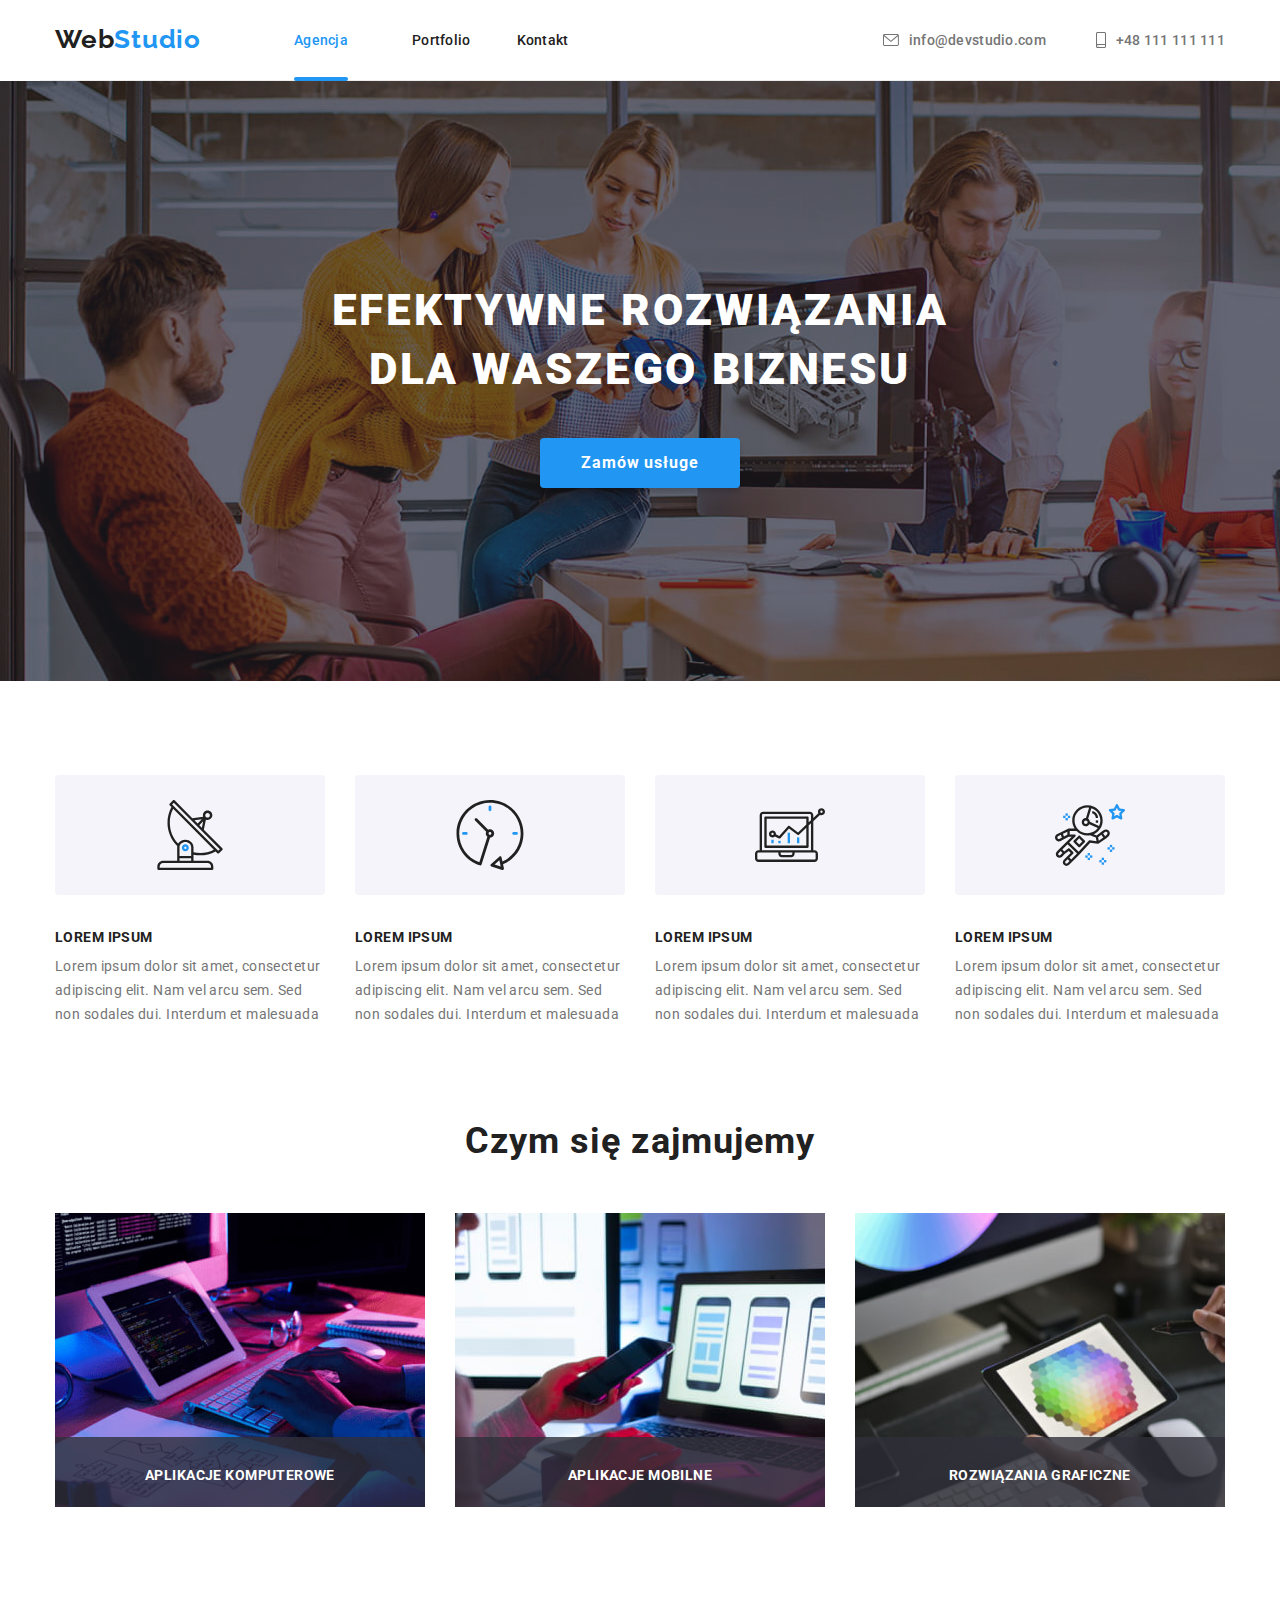
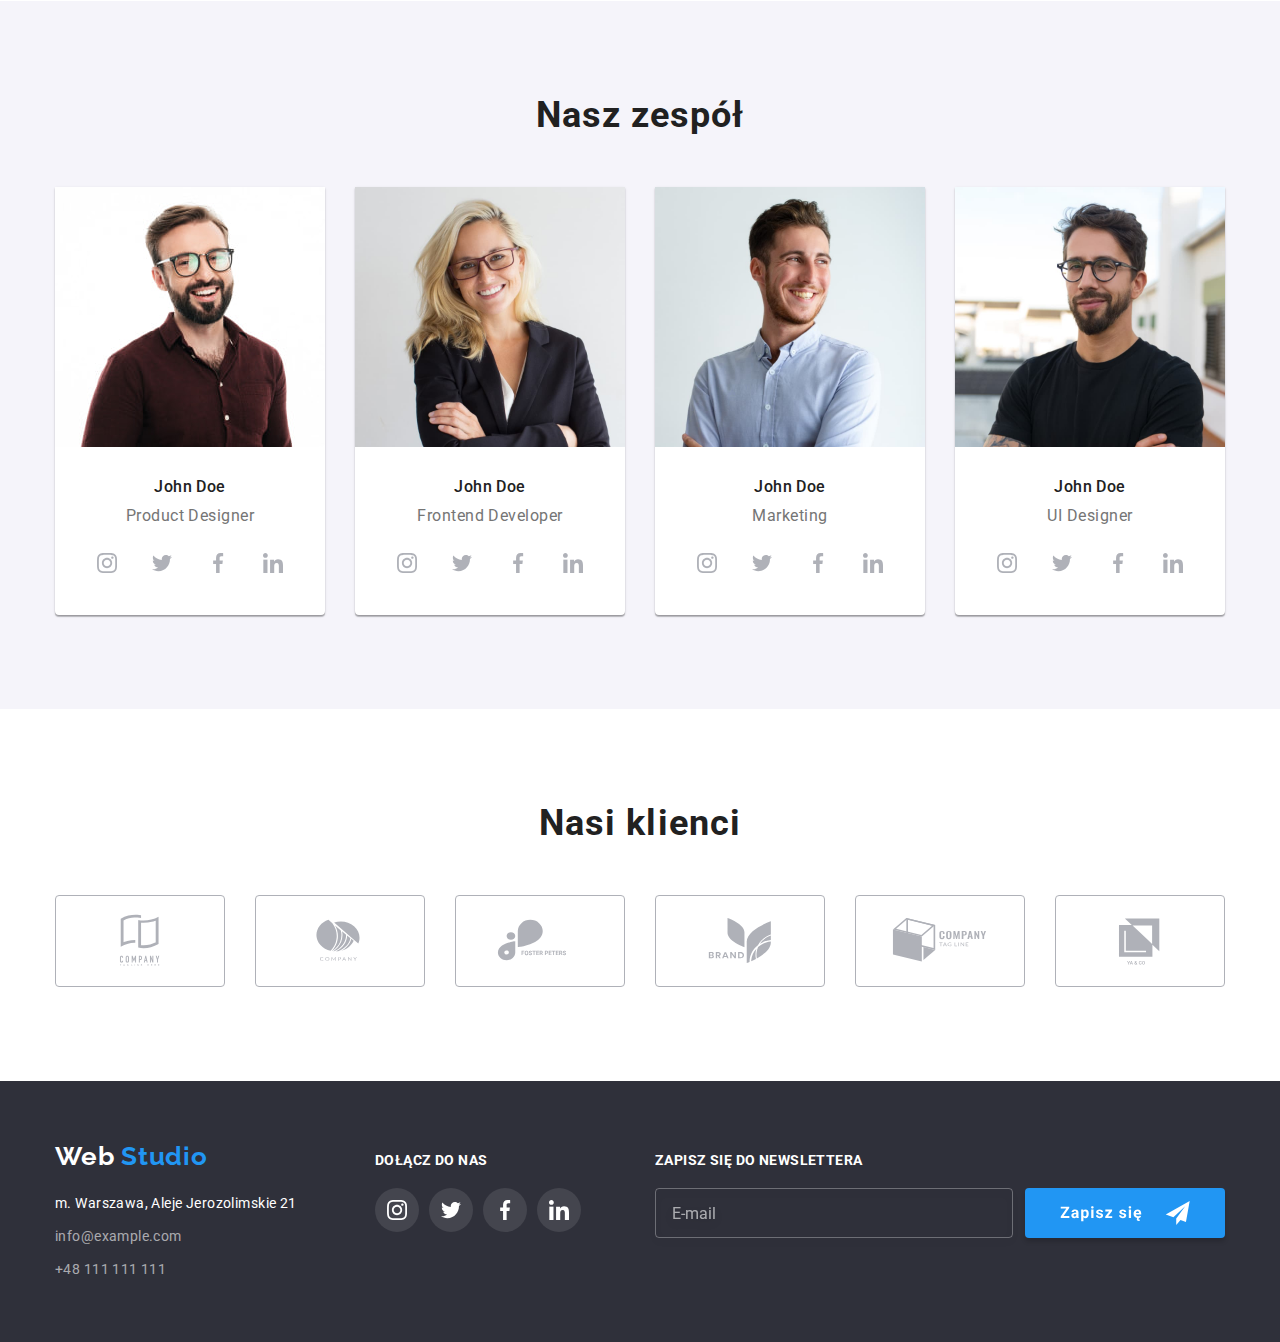
<file: index.html>
<!DOCTYPE html>
<html lang="pl">
<head>
    <meta charset="UTF-8">
    <meta http-equiv="X-UA-Compatible" content="IE=edge">
    <meta name="viewport" content="width=device-width, initial-scale=1.0">
    <title>WebStudio</title>
    <link rel="stylesheet" href="modern-normalize.css">
    <link rel="stylesheet" href="./css/main.min.css" />
    <link rel="preconnect" href="https://fonts.gstatic.com">
    <link href="https://fonts.googleapis.com/css2?family=Raleway:wght@700&family=Roboto:wght@400;500;700;900&display=swap"
    rel="stylesheet">
</head>
<body>
     <!---MENU NAVIGATION-->
    <header class="header">  
        <section class="container">  
            <nav class="navigation">
                <a class="link logo" href="index.html">Web<span class="logo--accent">Studio</span>
                </a>
                <ul class="menu">
                    <li class="menu__item">
                        <a class="link menu__link current" href="Agencja">Agencja</a>
                    </li>
                    <li class="menu__item">
                        <a class="link menu__link" href="portfolio.html">Portfolio</a>
                    </li>
                    <li class="menu__item">
                        <a class="link menu__link" href="Kontakt">Kontakt</a>
                    </li>
                </ul>
            </nav>
            <ul class="contacts">
                <li class="contacts__item">
                    <a class="link contacts__link" href="mailto:info@devstudio.com">
                        <svg class="contacts__icon" width="16" height="12">
                            <use href="./images/icons.svg#icon-envelope"></use>
                        </svg>
                        info@devstudio.com
                    </a>
                </li>
                <li class="contacts__item">
                    <a class="link contacts__link" href="tel:48111111111">
                        <svg class="contacts__icon" width="10" height="16">
                            <use href="./images/icons.svg#icon-smartphone"></use>
                        </svg>
                        +48 111 111 111
                    </a>
                </li>
            </ul>
        </section>
    </header>
    <!-- END MENU NAVIGATION -->
    <main>
        <!-- HERO  -->
        <section class="hero section">
            <div class="container">
                <h1 class="hero__title">EFEKTYWNE ROZWIĄZANIA DLA WASZEGO BIZNESU</h1>
                <button class="btn hero-btn" type="button" data-modal-open>Zamów usługe</button>          
            </div>
        </section>
         <!-- END HERO  -->
        <!-- STRENGTHS -->
        <section class="strengths section">
            <div class="container">
              <ul class="article">
                <li class="article__item">
                  <svg class="article__icon">
                    <use href="./images/icons.svg#icon-antenna"></use>
                  </svg>
                  <h3 class="article__title">LOREM IPSUM</h3>
                  <p class="article__text">
                    Lorem ipsum dolor sit amet, consectetur adipiscing elit. Nam vel
                    arcu sem. Sed non sodales dui. Interdum et malesuada
                  </p>
                </li>
                <li class="article__item">
                  <svg class="article__icon">
                    <use href="./images/icons.svg#icon-clock"></use>
                  </svg>
                  <h3 class="article__title">LOREM IPSUM</h3>
                  <p class="article__text">
                    Lorem ipsum dolor sit amet, consectetur adipiscing elit. Nam vel
                    arcu sem. Sed non sodales dui. Interdum et malesuada
                  </p>
                </li>
                <li class="article__item">
                  <svg class="article__icon">
                    <use href="./images/icons.svg#icon-diagram"></use>
                  </svg>
                  <h3 class="article__title">LOREM IPSUM</h3>
                  <p class="article__text">
                    Lorem ipsum dolor sit amet, consectetur adipiscing elit. Nam vel
                    arcu sem. Sed non sodales dui. Interdum et malesuada
                  </p>
                </li>
                <li class="article__item">
                  <svg class="article__icon">
                    <use href="./images/icons.svg#icon-astronaut"></use>
                  </svg>
                  <h3 class="article__title">LOREM IPSUM</h3>
                  <p class="article__text">
                    Lorem ipsum dolor sit amet, consectetur adipiscing elit. Nam vel
                    arcu sem. Sed non sodales dui. Interdum et malesuada
                  </p>
                </li>
              </ul>
            </div>
          </section> 
        <!-- END STRENGTHS -->

        <!-- ACTIVITIES -->
      <section class="activities section">                
        <div class="container">
          <h2 class="section-title">Czym się zajmujemy</h2>
          <ul class="offer">
            <li class="offer__item">
              <img
                class="offer__photo"
                src="./images/activities1.jpg"
                alt="podpowiadamy rozwiązania"
                width="370"
                height="294"
              />
              <div class="offer__title-wrapper">
               <h3 class="offer__title">Aplikacje komputerowe</h3>  
              </div>
            </li>
            <li class="offer__item">
              <img
                class="offer__photo"
                src="./images/activities2.jpg"
                alt="dbamy o responsywność"
                width="370"
                height="294"
              />
              <div class="offer__title-wrapper">
               <h3 class="offer__title">Aplikacje mobilne</h3>  
              </div>
            </li>
            <li class="offer__item">
              <img
                class="offer__photo"
                src="./images/activities3.jpg"
                alt="dobieramy szatę graficzną"
                width="370"
                height="294"
              />
              <div class="offer__title-wrapper">
               <h3 class="offer__title">Rozwiązania graficzne</h3>  
              </div>
            </li>
          </ul>
        </div>
      </section>
      <!-- END ACTIVITIES -->
        <!-- OUR-TEAM -->
        <section class="our-team section">
            <div class="container">
                <h2 class="section-title">Nasz zespół</h2>
                <ul class="team list">
                    <li class="team__item">
                        <img
                          class="team__photo"
                          src="./images/ourteam1.jpg"
                          alt="John Doe - Product Designer"
                          width="270"
                          height="260"/>
                        <h4 class="team__name">John Doe</h4>
                        <p class="team__position">Product Designer</p>

                        <ul class="social team__social">
                            <li class="social__item">
                            <a class="social__link" href="#">
                                <svg class="social__icon">
                                <use href="./images/icons.svg#icon-instagram"></use>
                                </svg>
                            </a>
                            </li>
                            <li class="social__item">
                            <a class="social__link" href="#">
                                <svg class="social__icon">
                                <use href="./images/icons.svg#icon-twitter"></use>
                                </svg>
                            </a>
                            </li>
                            <li class="social__item">
                            <a class="social__link" href="#">
                                <svg class="social__icon">
                                <use href="./images/icons.svg#icon-facebook"></use>
                                </svg>
                            </a>
                            </li>
                            <li class="social__item">
                            <a class="social__link" href="#">
                                <svg class="social__icon">
                                <use href="./images/icons.svg#icon-linkedin"></use>
                                </svg>
                            </a>
                            </li>
                        </ul>
                    </li>
                    <li class="team__item">
                        <img
                        class="team__photo"
                        src="./images/ourteam2.jpg"
                        alt="John Doe - Frontend Developer"
                        width="270"
                        height="260"
                        />
                        <h4 class="team__name">John Doe</h4>
                        <p class="team__position">Frontend Developer</p>
                        
                        <ul class="social team__social">
                            <li class="social__item">
                            <a class="social__link" href="#">
                                <svg class="social__icon">
                                <use href="./images/icons.svg#icon-instagram"></use>
                                </svg>
                            </a>
                            </li>
                            <li class="social__item">
                            <a class="social__link" href="#">
                                <svg class="social__icon">
                                <use href="./images/icons.svg#icon-twitter"></use>
                                </svg>
                            </a>
                            </li>
                            <li class="social__item">
                            <a class="social__link" href="#">
                                <svg class="social__icon">
                                <use href="./images/icons.svg#icon-facebook"></use>
                                </svg>
                            </a>
                            </li>
                            <li class="social__item">
                            <a class="social__link" href="#">
                                <svg class="social__icon">
                                <use href="./images/icons.svg#icon-linkedin"></use>
                                </svg>
                            </a>
                            </li>
                        </ul>
                    </li>
                    <li class="team__item">
                        <img
                        class="team__photo"
                        src="./images/ourteam3.jpg"
                        alt="John Doe - Marketing"
                        width="270"
                        height="260"
                        />
                        <h4 class="team__name">John Doe</h4>
                        <p class="team__position">Marketing</p>
                        
                        <ul class="social team__social">
                            <li class="social__item">
                            <a class="social__link" href="#">
                                <svg class="social__icon">
                                <use href="./images/icons.svg#icon-instagram"></use>
                                </svg>
                            </a>
                            </li>
                            <li class="social__item">
                            <a class="social__link" href="#">
                                <svg class="social__icon">
                                <use href="./images/icons.svg#icon-twitter"></use>
                                </svg>
                            </a>
                            </li>
                            <li class="social__item">
                            <a class="social__link" href="#">
                                <svg class="social__icon">
                                <use href="./images/icons.svg#icon-facebook"></use>
                                </svg>
                            </a>
                            </li>
                            <li class="social__item">
                            <a class="social__link" href="#">
                                <svg class="social__icon">
                                <use href="./images/icons.svg#icon-linkedin"></use>
                                </svg>
                            </a>
                            </li>
                        </ul>   
                    </li>
                    <li class="team__item">
                        <img
                        class="team__photo"
                        src="./images/ourteam4.jpg"
                        alt="John Doe - UI Designer"
                        width="270"
                        height="260"/>
                        <h4 class="team__name">John Doe</h4>
                        <p class="team__position">UI Designer</p>
                  
                        <ul class="social team__social">
                            <li class="social__item">
                            <a class="social__link" href="#">
                                <svg class="social__icon">
                                <use href="./images/icons.svg#icon-instagram"></use>
                                </svg>
                            </a>
                            </li>
                            <li class="social__item">
                            <a class="social__link" href="#">
                                <svg class="social__icon">
                                <use href="./images/icons.svg#icon-twitter"></use>
                                </svg>
                            </a>
                            </li>
                            <li class="social__item">
                            <a class="social__link" href="#">
                                <svg class="social__icon">
                                <use href="./images/icons.svg#icon-facebook"></use>
                                </svg>
                            </a>
                            </li>
                            <li class="social__item">
                            <a class="social__link" href="#">
                                <svg class="social__icon">
                                <use href="./images/icons.svg#icon-linkedin"></use>
                                </svg>
                            </a>
                            </li>
                        </ul>   
                    </li>
                </ul>
            </div>
        </section>  
        <!--END OUR-TEAM -->
        <!--OUR-CLIENTS -->
        <section class="our-clients section">
            <div class="container">
                <h2 class="section-title">Nasi klienci</h2>
                <ul class="client">
                    <li class="client__item">
                      <a href="" class="client__link">
                        <svg class="client__icon">
                          <use href="./images/icons.svg#icon-Logo-1"></use>
                        </svg>
                      </a>
                    </li>
                    <li class="client__item">
                      <a href="" class="client__link">
                        <svg class="client__icon">
                          <use href="./images/icons.svg#icon-Logo-2"></use>
                        </svg>
                      </a>
                    </li>
                    <li class="client__item">
                      <a href="" class="client__link">
                        <svg class="client__icon">
                          <use href="./images/icons.svg#icon-Logo-3"></use>
                        </svg>
                      </a>
                    </li>
                    <li class="client__item">
                      <a href="" class="client__link">
                        <svg class="client__icon">
                          <use href="./images/icons.svg#icon-Logo-4"></use>
                        </svg>
                      </a>
                    </li>
                    <li class="client__item">
                      <a href="" class="client__link">
                        <svg class="client__icon">
                          <use href="./images/icons.svg#icon-Logo-5"></use>
                        </svg>
                      </a>
                    </li>
                    <li class="client__item">
                      <a href="" class="client__link">
                        <svg class="client__icon">
                          <use href="./images/icons.svg#icon-Logo"></use>
                        </svg>
                      </a>
                    </li>
                  </ul> 
            </div>
        </section>
    </main>
    <footer class="footer">
        <div class="container">
            <div class="footer__nav">
                <a class="link logo logo--white" href="#">Web
                    <span class="logo--accent">Studio</span>
                </a>
                <address class="our-address">
                    <ul class="address">
                      <li class="address__item">
                        <a
                          class="link address__link address__link--white"
                          target="_blank"
                          href="https://goo.gl/maps/rPz5dUSjKDYNv8CF8"
                        >
                          m. Warszawa, Aleje Jerozolimskie 21
                        </a>
                      </li>
                      <li class="address__item">
                        <a class="link address__link" href="mailto:info@example.com">
                          info@example.com
                        </a>
                      </li>
                      <li class="address__item">
                        <a class="link address__link" href="tel:+48111111111">
                          +48 111 111 111
                        </a>
                      </li>
                    </ul>
                  </address>
            </div>
                    <!-- join-us -->
            <div class="join-us">
                <h5 class="join-us__title">Dołącz do nas</h5>
                <ul class="social join-us__social">
                    <li class="social__item join-us__item">
                      <a class="social__link join-us__link" href="#">
                        <svg class="social__icon">
                          <use href="./images/icons.svg#icon-instagram"></use>
                        </svg>
                      </a>
                    </li>
                     <li class="social__item join-us__item">
                      <a class="social__link join-us__link" href="#">
                        <svg class="social__icon">
                          <use href="./images/icons.svg#icon-twitter"></use>
                        </svg>
                      </a>
                    </li>
                     <li class="social__item join-us__item">
                      <a class="social__link join-us__link" href="#">
                        <svg class="social__icon">
                          <use href="./images/icons.svg#icon-facebook"></use>
                        </svg>
                      </a>
                    </li>
                     <li class="social__item join-us__item">
                      <a class="social__link join-us__link" href="#">
                        <svg class="social__icon">
                          <use href="./images/icons.svg#icon-linkedin"></use>
                        </svg>
                      </a>
                    </li>
                  </ul>
            </div> 
              <!-- END join-us -->
            <!-- newsletter -->
            <div class="newsletter">
                <form class="newsletter__form">
                <label class="newsletter__label">
                    Zapisz się do newslettera
                <div class="newsletter__wrapper">
                    <input id="newsletter__email" class="newsletter__email" type="email" name="email" placeholder="E-mail" />
                </label>
                    <button class="btn newsletter__btn" type="submit">
                    <svg  class="newsletter__icon" width="130" height="30">
                        <use href="./images/icons.svg#icon-send-with-text"></use>            
                    </svg>
                    </button>
                </div>
                </form>
            </div>
            <!-- END newsletter -->
        </div>
    </footer>
    <!-- Backdrop  -->
    <div class="backdrop is-hidden" data-modal>
        <div class="modal">
            <button class="btn-close" type="button" data-modal-close>
                <svg class="btn-close__vector">
                    <use href="./images/icons.svg#icon-vector"></use>
                </svg>
            </button>
        <p class="modal-title">Zostaw swoje dane w formularzu poniżej</p>
          <!-- form -->    
        <form class="form" method="post">
          <label class="form__label">               
            Imie               
            <input class="form__input" name="name" minlength="3" required /> 
            <svg class="form__icon">
             <use href="./images/icons.svg#person"></use>            
            </svg>                  
          </label>
          <label class="form__label">
            Telefon             
            <input class="form__input" type="tel" name="tel" minlength="7" required />
            <svg class="form__icon">
             <use href="./images/icons.svg#phone"></use>            
            </svg>
          </label>
          <label class="form__label">
            Email
            <input class="form__input" type="email" name="email" required />
            <svg class="form__icon">
             <use href="./images/icons.svg#email"></use>            
            </svg> 
          </label>
          <label class="form__label">
            Komentarz
            <textarea class="form__comment" name="comment" placeholder="Wprowadź tekst"></textarea>
          </label>
          <div class="form__checkbox-wrapper">          
            <label class="form__label">
              <input class="form__checkbox visually-hidden" type="checkbox" required />
              <span class="form__declaration">Oświadczam iż akceptuję <a class="link--blue" href="#">Regulamin</a> i <a class="link--blue" href="#">Politykę Prywatności</a>.</span>
            </label>
          </div>
          <button class="btn btn--active form__btn" type="submit">Wyślij</button>
        </form>
        <!-- END form -->
        </div>
    </div>
    <script src="./js/modal.js"></script>
</body>
</html>
</file>
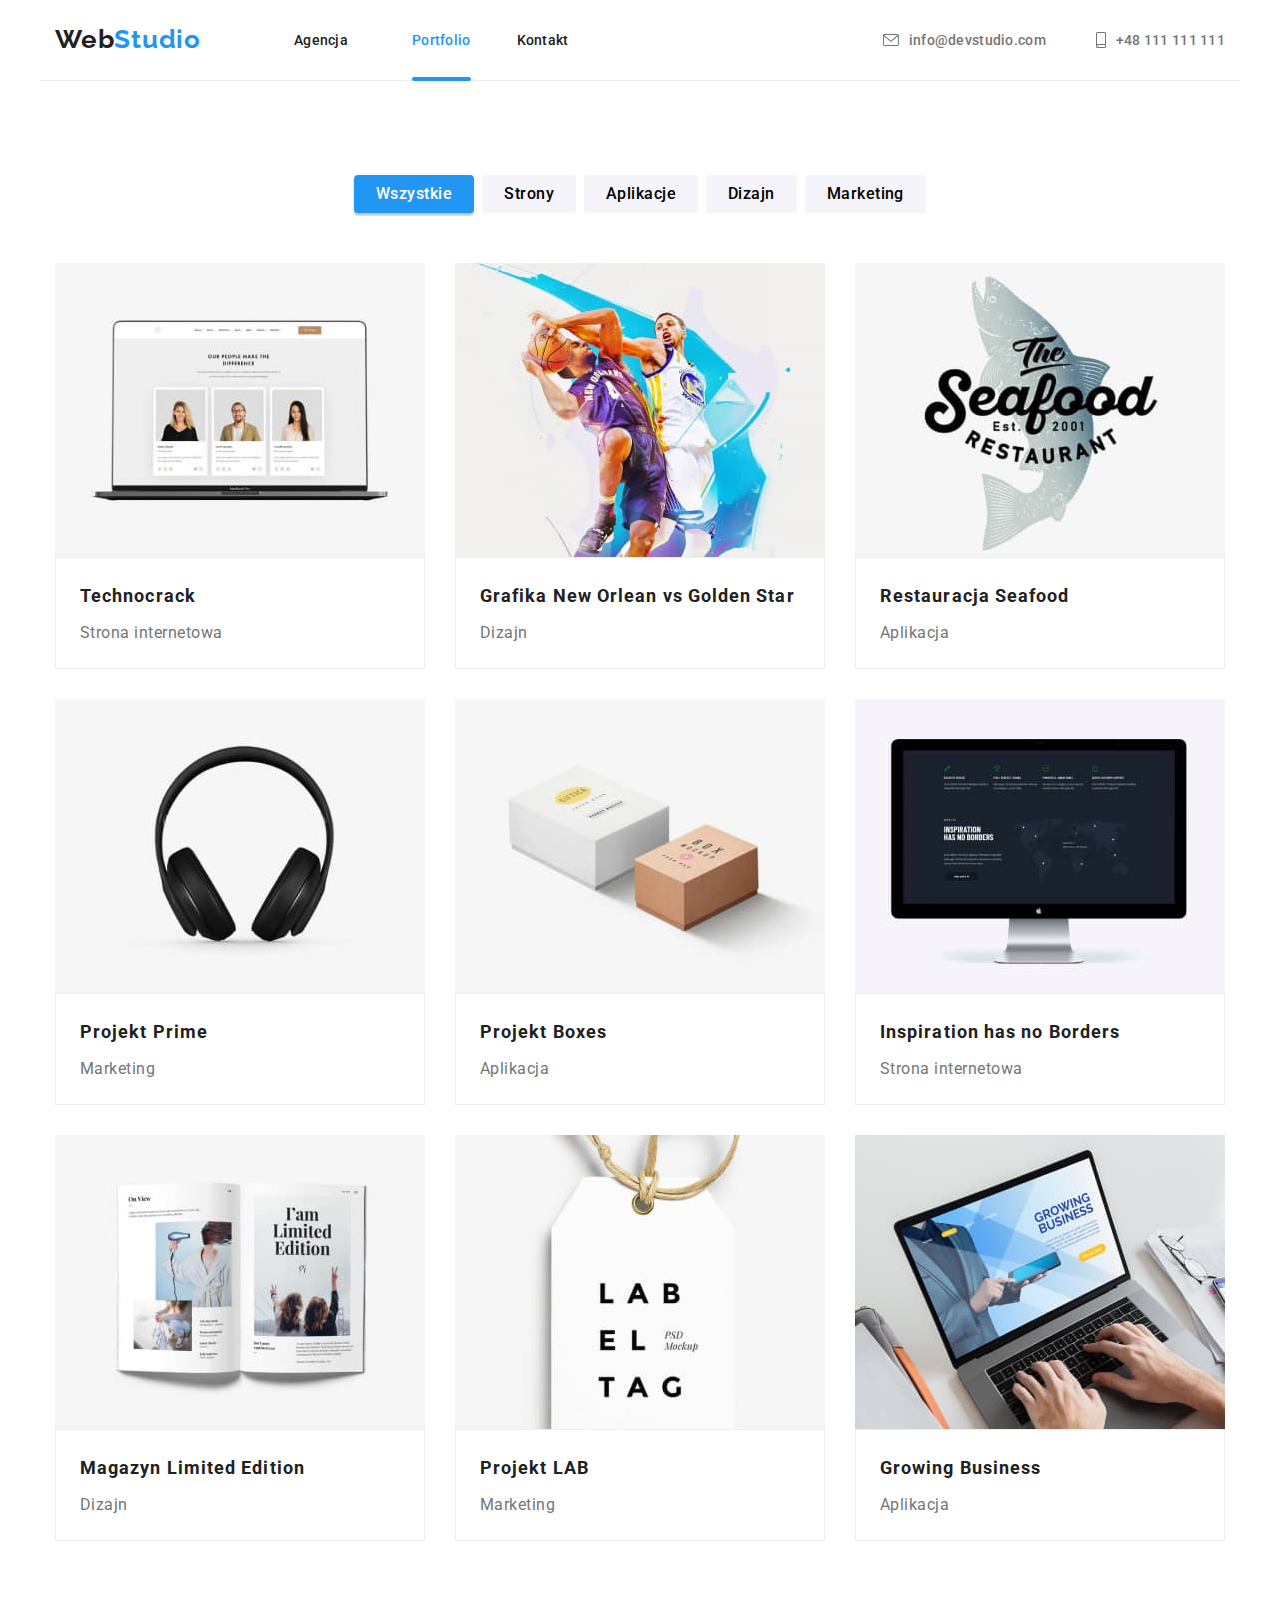
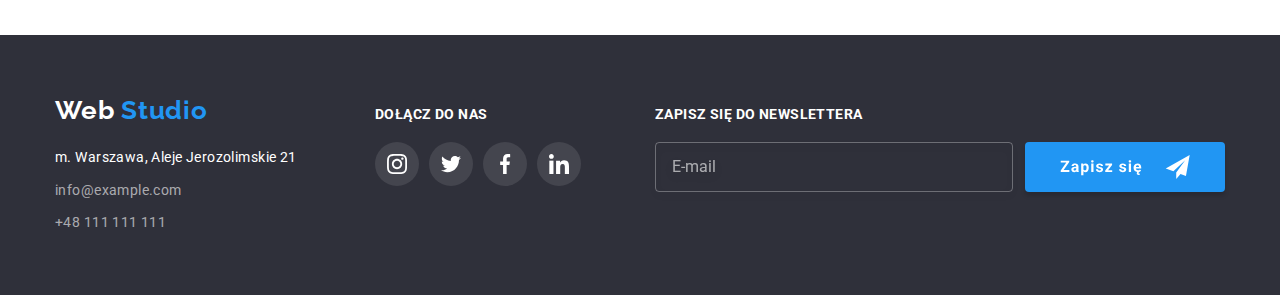
<file: portfolio.html>
<!DOCTYPE html>
<html lang="pl">
<head>
    <meta charset="UTF-8">
    <meta http-equiv="X-UA-Compatible" content="IE=edge">
    <meta name="viewport" content="width=device-width, initial-scale=1.0">
    <title>portfolio</title>
    <link rel="stylesheet" href="modern-normalize.css">
    <link rel="stylesheet" href="./css/main.min.css"/>
    <link rel="preconnect" href="https://fonts.gstatic.com">
    <link href="https://fonts.googleapis.com/css2?family=Raleway:wght@700&family=Roboto:wght@400;500;700;900&display=swap"
        rel="stylesheet">
</head>
<body>
     <!---MENU NAVIGATION-->
     <header class="header">  
        <section class="container">  
            <nav class="navigation">
                <a class="link logo" href="index.html">Web<span class="logo--accent">Studio</span>
                </a>
                <ul class="menu">
                    <li class="menu__item">
                        <a class="link menu__link " href="Agencja">Agencja</a>
                    </li>
                    <li class="menu__item">
                        <a class="link menu__link current" href="portfolio.html">Portfolio</a>
                    </li>
                    <li class="menu__item">
                        <a class="link menu__link" href="Kontakt">Kontakt</a>
                    </li>
                </ul>
            </nav>
            <ul class="contacts">
                <li class="contacts__item">
                    <a class="link contacts__link" href="mailto:info@devstudio.com">
                        <svg class="contacts__icon" width="16" height="12">
                            <use href="./images/icons.svg#icon-envelope"></use>
                        </svg>
                        info@devstudio.com
                    </a>
                </li>
                <li class="contacts__item">
                    <a class="link contacts__link" href="tel:48111111111">
                        <svg class="contacts__icon" width="10" height="16">
                            <use href="./images/icons.svg#icon-smartphone"></use>
                        </svg>
                        +48 111 111 111
                    </a>
                </li>
            </ul>
        </section>
    </header>
    <!-- END MENU NAVIGATION -->
    <main> 
        <!-- Filters -->
        <section class="portfolio section">
            <div class="container">
              <ul class="filters">
                <li class="filters__item">
                  <button class="filters__btn filters__btn--active" type="button">
                    Wszystkie
                  </button>
                </li>
                <li class="filters__item">
                  <button class="filters__btn" type="button">Strony</button>
                </li>
                <li class="filters__item">
                  <button class="filters__btn" type="button">Aplikacje</button>
                </li>
                <li class="filters__item">
                  <button class="filters__btn" type="button">Dizajn</button>
                </li>
                <li class="filters__item">
                  <button class="filters__btn" type="button">Marketing</button>
                </li>
              </ul>
    
              <!-- END FILTERS -->
              <!-- EXAMPLES -->
    
              <ul class="examples">
                <li class="examples__item">
                  <img
                    class="examples__photo"
                    src="./images/portfolio/portfolio1.jpg"
                    alt="strona internetowa z trzema postaciami"
                    width="370"
                    height="294"
                  />
                  <div class="examples__overlay">
                    <p class="examples__description">
                      Technocrack jest popularną platformą wykorzystywaną do
                      rozpowszechniania koronawirusa. Firmy wykorzystują tę
                      platformę do celów szpiegowskich i ataków na niezabezpieczone
                      serwery konkurencji
                    </p>
                  </div>
                  <div class="examples__wrapper">
                    <p class="examples__title">Technocrack</p>
                    <p class="examples__category">Strona internetowa</p>
                  </div>
                </li>
                <li class="examples__item">
                  <img
                    class="examples__photo"
                    src="./images/portfolio/portfolio2.jpg"
                    alt="dwóch koszykarzy w powietrzu z piłką"
                    width="370"
                    height="294"
                  />
                  <div class="examples__overlay">
                    <p class="examples__description">
                      Technocrack jest popularną platformą wykorzystywaną do
                      rozpowszechniania koronawirusa. Firmy wykorzystują tę
                      platformę do celów szpiegowskich i ataków na niezabezpieczone
                      serwery konkurencji
                    </p>
                  </div>
                  <div class="examples__wrapper">
                    <p class="examples__title">
                      Grafika New Orlean vs Golden Star
                    </p>
                    <p class="examples__category">Dizajn</p>
                  </div>
                </li>
                <li class="examples__item">
                  <img
                    class="examples__photo"
                    src="./images/portfolio/portfolio3.jpg"
                    alt="szara ryba z logo restauracji"
                    width="370"
                    height="294"
                  />
                  <div class="examples__overlay">
                    <p class="examples__description">
                      Technocrack jest popularną platformą wykorzystywaną do
                      rozpowszechniania koronawirusa. Firmy wykorzystują tę
                      platformę do celów szpiegowskich i ataków na niezabezpieczone
                      serwery konkurencji
                    </p>
                  </div>
                  <div class="examples__wrapper">
                    <p class="examples__title">Restauracja Seafood</p>
                    <p class="examples__category">Aplikacja</p>
                  </div>
                </li>
                <li class="examples__item">
                  <img
                    class="examples__photo"
                    src="./images/portfolio/portfolio4.jpg"
                    alt="czarne słuchawki"
                    width="370"
                    height="294"
                  />
                  <div class="examples__overlay">
                    <p class="examples__description">
                      Technocrack jest popularną platformą wykorzystywaną do
                      rozpowszechniania koronawirusa. Firmy wykorzystują tę
                      platformę do celów szpiegowskich i ataków na niezabezpieczone
                      serwery konkurencji
                    </p>
                  </div>
                  <div class="examples__wrapper">
                    <p class="examples__title">Projekt Prime</p>
                    <p class="examples__category">Marketing</p>
                  </div>
                </li>
                <li class="examples__item">
                  <img
                    class="examples__photo"
                    src="./images/portfolio/portfolio5.jpg"
                    alt="dwa prostokątne pudełka"
                    width="370"
                    height="294"
                  />
                  <div class="examples__overlay">
                    <p class="examples__description">
                      Technocrack jest popularną platformą wykorzystywaną do
                      rozpowszechniania koronawirusa. Firmy wykorzystują tę
                      platformę do celów szpiegowskich i ataków na niezabezpieczone
                      serwery konkurencji
                    </p>
                  </div>
                  <div class="examples__wrapper">
                    <p class="examples__title">Projekt Boxes</p>
                    <p class="examples__category">Aplikacja</p>
                  </div>
                </li>
                <li class="examples__item">
                  <img
                    class="examples__photo"
                    src="./images/portfolio/portfolio6.jpg"
                    alt="monitor z szarą mapą świata na czarnym tle"
                    width="370"
                    height="294"
                  />
                  <div class="examples__overlay">
                    <p class="examples__description">
                      Technocrack jest popularną platformą wykorzystywaną do
                      rozpowszechniania koronawirusa. Firmy wykorzystują tę
                      platformę do celów szpiegowskich i ataków na niezabezpieczone
                      serwery konkurencji
                    </p>
                  </div>
                  <div class="examples__wrapper">
                    <p class="examples__title">Inspiration has no Borders</p>
                    <p class="examples__category">Strona internetowa</p>
                  </div>
                </li>
                <li class="examples__item">
                  <img
                    class="examples__photo"
                    src="./images/portfolio/portfolio7.jpg"
                    alt="książka z artykułami"
                    width="370"
                    height="294"
                  />
                  <div class="examples__overlay">
                    <p class="examples__description">
                      Technocrack jest popularną platformą wykorzystywaną do
                      rozpowszechniania koronawirusa. Firmy wykorzystują tę
                      platformę do celów szpiegowskich i ataków na niezabezpieczone
                      serwery konkurencji
                    </p>
                  </div>
                  <div class="examples__wrapper">
                    <p class="examples__title">Magazyn Limited Edition</p>
                    <p class="examples__category">Dizajn</p>
                  </div>
                </li>
                <li class="examples__item">
                  <img
                    class="examples__photo"
                    src="./images/portfolio/portfolio8.jpg"
                    alt="biała etykieta ze sznurkiem"
                    width="370"
                    height="294"
                  />
                  <div class="examples__overlay">
                    <p class="examples__description">
                      Technocrack jest popularną platformą wykorzystywaną do
                      rozpowszechniania koronawirusa. Firmy wykorzystują tę
                      platformę do celów szpiegowskich i ataków na niezabezpieczone
                      serwery konkurencji
                    </p>
                  </div>
                  <div class="examples__wrapper">
                    <p class="examples__title">Projekt LAB</p>
                    <p class="examples__category">Marketing</p>
                  </div>
                </li>
                <li class="examples__item">
                  <img
                    class="examples__photo"
                    src="./images/portfolio/portfolio9.jpg"
                    alt="laptop pokazujązy fragment mężczyzny w garniturze"
                    width="370"
                    height="294"
                  />
                  <div class="examples__overlay">
                    <p class="examples__description">
                      Technocrack jest popularną platformą wykorzystywaną do
                      rozpowszechniania koronawirusa. Firmy wykorzystują tę
                      platformę do celów szpiegowskich i ataków na niezabezpieczone
                      serwery konkurencji
                    </p>
                  </div>
                  <div class="examples__wrapper">
                    <p class="examples__title">Growing Business</p>
                    <p class="examples__category">Aplikacja</p>
                  </div>
                </li>
              </ul>
            </div>
        </section>
    </main>
    <footer class="footer">
        <div class="container">
            <div class="footer__nav">
                <a class="link logo logo--white" href="#">Web
                    <span class="logo--accent">Studio</span>
                </a>
                <address class="our-address">
                    <ul class="address">
                      <li class="address__item">
                        <a
                          class="link address__link address__link--white"
                          target="_blank"
                          href="https://goo.gl/maps/rPz5dUSjKDYNv8CF8"
                        >
                          m. Warszawa, Aleje Jerozolimskie 21
                        </a>
                      </li>
                      <li class="address__item">
                        <a class="link address__link" href="mailto:info@example.com">
                          info@example.com
                        </a>
                      </li>
                      <li class="address__item">
                        <a class="link address__link" href="tel:+48111111111">
                          +48 111 111 111
                        </a>
                      </li>
                    </ul>
                  </address>
            </div>
                    <!-- join-us -->
            <div class="join-us">
                <h5 class="join-us__title">Dołącz do nas</h5>
                    <ul class="social join-us__social">
                    <li class="social__item join-us__item">
                      <a class="social__link join-us__link" href="#">
                        <svg class="social__icon">
                          <use href="./images/icons.svg#icon-instagram"></use>
                        </svg>
                      </a>
                    </li>
                     <li class="social__item join-us__item">
                      <a class="social__link join-us__link" href="#">
                        <svg class="social__icon">
                          <use href="./images/icons.svg#icon-twitter"></use>
                        </svg>
                      </a>
                    </li>
                     <li class="social__item join-us__item">
                      <a class="social__link join-us__link" href="#">
                        <svg class="social__icon">
                          <use href="./images/icons.svg#icon-facebook"></use>
                        </svg>
                      </a>
                    </li>
                     <li class="social__item join-us__item">
                      <a class="social__link join-us__link" href="#">
                        <svg class="social__icon">
                          <use href="./images/icons.svg#icon-linkedin"></use>
                        </svg>
                      </a>
                    </li>
                  </ul>
              </div> 
              <!-- END join-us -->

                <!-- newsletter -->
            <div class="newsletter">
                <form class="newsletter__form">
                <label class="newsletter__label">
                    Zapisz się do newslettera
                <div class="newsletter__wrapper">
                    <input id="newsletter__email" class="newsletter__email" type="email" name="email" placeholder="E-mail" />
                </label>
                    <button class="btn newsletter__btn" type="submit">
                    <svg  class="newsletter__icon" width="130" height="30">
                        <use href="./images/icons.svg#icon-send-with-text"></use>            
                    </svg>
                    </button>
                </div>
                </form>
            </div>
            <!-- END newsletter -->
        </div>
    </footer>
</body>
</html>
</file>
<file: css/main.min.css>
.visually-hidden{position:absolute !important;clip:rect(1px 1px 1px 1px);clip:rect(1px, 1px, 1px, 1px);padding:0 !important;border:0 !important;height:1px !important;width:1px !important;overflow:hidden}body{font-family:"Roboto",sans-serif;color:#212121}h1,h2,h3,h4,h5{margin:0}ul{padding:0;margin:0;list-style:none}p{padding:0;margin-block-start:0;margin-block-end:0}img{display:block}input{padding:0}.link{text-decoration:none}.link--blue{color:#2196f3}.container{width:1200px;padding:0 15px;margin-left:auto;margin-right:auto;align-items:center}.header .container{display:flex;justify-content:space-between;border-bottom:1px solid #ececec}.hero .container{display:flex;flex-direction:column;align-items:center;justify-content:center}.footer .container{padding-top:60px;padding-bottom:60px;display:flex;align-items:baseline;justify-content:space-between}.portfolio .container{display:flex;flex-direction:column;justify-content:center}.section{padding-top:94px;padding-bottom:94px}.hero.section{padding:0}.strengths.section{padding-bottom:0}.our-team.section{background-color:#f5f4fa}.backdrop{position:fixed;left:0px;top:0px;width:100%;height:100%;background:rgba(99,62,62,0.2);transition:visibility 250ms cubic-bezier(0.4, 0, 0.2, 1),opacity 250ms cubic-bezier(0.4, 0, 0.2, 1)}.is-hidden{opacity:0;visibility:hidden;pointer-events:none;transition:visibility 250ms cubic-bezier(0.4, 0, 0.2, 1),opacity 250ms cubic-bezier(0.4, 0, 0.2, 1)}.modal{position:absolute;left:50%;top:50%;transform:translate(-50%, -50%);width:528px;min-height:581px;background:#ffffff;box-shadow:0px 1px 3px rgba(0,0,0,0.12),0px 1px 1px rgba(0,0,0,0.14),0px 2px 1px rgba(0,0,0,0.2);border-radius:4px;padding:40px}.btn-close{position:absolute;width:30px;height:30px;right:8px;top:8px;border-radius:50%;background:#ffffff;border:1px solid rgba(0,0,0,0.1);box-sizing:border-box;cursor:pointer}.btn-close__vector{position:relative;width:11px;height:11px;margin:0 auto}form{display:flex;justify-content:center;align-items:flex-start;flex-direction:column}.form__label{position:relative;font-size:12px;line-height:1.167;letter-spacing:0.01em;color:#757575}.form__icon{width:13px;height:13px;position:absolute;top:45%;left:14px;transition:fill 250ms cubic-bezier(0.4, 0, 0.2, 1)}.form__btn{margin-right:124px;margin-left:124px;margin-top:30px}.form__input{width:448px;border:1px solid rgba(33,33,33,0.2);border-radius:4px;margin-top:4px;outline:none;padding-left:42px;transition:border-color 250ms cubic-bezier(0.4, 0, 0.2, 1);height:40px;margin-bottom:10px}.form__input:focus+.form__icon{fill:#2196f3}.form__input:focus{border-color:#2196f3}.form__comment{width:448px;border:1px solid rgba(33,33,33,0.2);border-radius:4px;margin-top:4px;outline:none;padding-left:42px;transition:border-color 250ms cubic-bezier(0.4, 0, 0.2, 1);height:120px;resize:none;padding:12px 16px;margin-bottom:25px}.form__comment::placeholder{color:rgba(117,117,117,0.5)}.form__comment:focus{border-color:#2196f3}.form__declaration{font-size:14px;line-height:1.71;letter-spacing:0.03em;color:#757575}.form__declaration::before{display:inline-block;content:' ';width:16px;height:15px;border:1px solid #212121;border-radius:2px;margin-right:8px;position:relative;top:1px;transition-duration:250ms;transition-timing-function:cubic-bezier(0.4, 0, 0.2, 1)}.form__checkbox{vertical-align:middle;position:relative;bottom:1px;border-color:#212121;margin-right:8px}.form__checkbox:checked+.form__declaration::before{background-color:#2196f3;border-color:#2196f3;background-image:url(../images/vectors/checked.svg);background-repeat:no-repeat;background-position:center}.form__checkbox-wrapper{margin:0 auto;display:flex;justify-content:center;align-items:baseline}.logo{margin-right:93px;margin-top:24px;margin-bottom:25px;font-family:"Raleway",sans-serif;font-weight:700;font-size:26px;line-height:1.192;letter-spacing:0.03em;color:#212121}.logo--accent{color:#2196f3}.logo--white{display:block;margin-bottom:20px;margin-top:0px;color:#fff}.btn{border:0;width:200px;height:50px;background-color:#2196f3;color:#fff;font-weight:700;font-size:16px;line-height:1.87;text-align:center;letter-spacing:0.06em;box-shadow:0px 4px 4px rgba(0,0,0,0.15);border-radius:4px;cursor:pointer}.hero__btn{padding-top:10px;padding-bottom:10px}.footer-form-btn{min-width:82px;padding-top:10px;padding-right:76px;padding-bottom:10px;padding-left:39px;font-weight:bold;font-size:16px;line-height:30px;letter-spacing:0.06em;color:var(--white);background:var(--main-color);box-shadow:0px 4px 4px rgba(0,0,0,0.15);border-radius:4px;border:0px;margin:0 auto}.newsletter__btn{align-self:flex-end;display:flex}.blue-btn{background:#f5f4fa;border-radius:4px;cursor:pointer;transition:color 250ms cubic-bezier(0.4, 0, 0.2, 1),background-color 250ms cubic-bezier(0.4, 0, 0.2, 1)}.blue-btn:hover,.blue-btn:focus{background-color:#f5f4fa;color:#fff}.hero__title{margin-bottom:40px;width:696px;margin-top:200px;font-weight:900;font-size:44px;line-height:1.333;text-align:center;letter-spacing:0.06em;text-transform:uppercase;color:#fff}.article__title{font-weight:700;font-size:14px;line-height:1.143;letter-spacing:0.03em;text-transform:uppercase;padding-top:30px}.section-title{margin-bottom:50px;font-size:36px;line-height:1.166;text-align:center;letter-spacing:0.03em}.offer__title{font-weight:700;font-size:14px;line-height:1.143;letter-spacing:0.03em;text-transform:uppercase;padding-top:30px;text-align:center;color:#fff}.join-us__title{font-weight:700;font-size:14px;line-height:1.143;letter-spacing:0.03em;text-transform:uppercase;color:#fff}.modal-title{font-weight:700;font-size:20px;line-height:1.15;text-align:center;letter-spacing:0.03em;margin-bottom:12px}.social{display:flex;justify-content:space-between}.social__icon{width:20px;height:20px;fill:currentColor}.team__social{margin-right:30px;margin-left:30px;padding-bottom:30px}.social__link{display:flex;justify-content:center;align-items:center;border-radius:50%;width:44px;height:44px;text-decoration:none;color:#afb1b8;transition-property:background-color, color;transition-duration:250ms;transition-timing-function:cubic-bezier(0.4, 0, 0.2, 1)}.social__link:hover,.social__link:focus{background-color:#2196f3;color:white}.menu__link{font-weight:500;font-size:14px;line-height:1.142;letter-spacing:0.02em;color:#212121;transition:color 250ms cubic-bezier(0.4, 0, 0.2, 1)}.menu__link:hover,.menu__link:focus{color:#2196f3}.menu__link.current{color:#2196f3}.menu__link.current::after{display:block;content:'';width:100%;height:4px;position:absolute;top:46px;left:0;background-color:#2196f3;border-radius:2px}.menu__item{position:relative}.menu__item:nth-child(2){margin-right:46px;margin-left:64px}.contacts__icon{margin-right:10px;fill:currentColor}.contacts__item:first-child{margin-right:50px}.contacts__link{display:flex;align-items:center;font-weight:500;font-size:14px;line-height:1.142;letter-spacing:0.02em;color:#212121;transition:color 250ms cubic-bezier(0.4, 0, 0.2, 1);color:#757575}.contacts__link:hover,.contacts__link:focus{color:#2196f3}.active-link{color:#2196f3}.navigation,.menu,.contacts{display:flex;align-items:center;justify-content:space-between}.hero{text-align:center;background-image:linear-gradient(rgba(47,48,58,0.4), rgba(47,48,58,0.4)),url("../images/background/headerbackground.jpg");height:600px;background-repeat:no-repeat;background-size:cover}.container .hero__container{display:flex;flex-direction:column;align-items:center;justify-content:center}.hero__container{padding-top:200px;padding-bottom:200px}.article{display:flex}.article__icon{width:270px;height:120px;padding-top:25px;padding-bottom:25px;background-color:#f5f4fa;border-radius:4px}.article__text{font-size:14px;line-height:1.71;letter-spacing:0.03em;color:#757575;margin-top:10px}.article__item:not(:last-child){margin-right:30px}.offer{display:flex;justify-content:space-between;width:1170px}.offer__title-wrapper{position:absolute;bottom:0;width:370px;height:70px;background-color:rgba(47,48,58,0.8)}.offer__item{position:relative}.team{display:flex}.team__name{font-weight:500;font-size:16px;line-height:1.188;text-align:center;letter-spacing:0.03em;margin-top:30px;margin-bottom:10px}.team__position{font-size:16px;line-height:1.188;text-align:center;letter-spacing:0.03em;margin-bottom:16px;color:#757575}.team__item{background-color:#fff;width:270px;display:flex;flex-direction:column;box-shadow:0px 1px 3px rgba(0,0,0,0.12),0px 1px 1px rgba(0,0,0,0.14),0px 2px 1px rgba(0,0,0,0.2);border-radius:0px 0px 4px 4px}.team__item:not(:last-child){margin-right:30px}.client{display:flex;justify-content:space-between}.client__icon{width:106px;height:60px;fill:currentColor}.client__link{display:flex;align-items:center;justify-content:center;width:170px;height:92px;border:1px solid #afb1b8;border-radius:4px;text-decoration:none;color:#afb1b8;transition-property:color, border;transition-duration:250ms;transition-timing-function:cubic-bezier(0.4, 0, 0.2, 1)}.client__link:hover,.client__link:focus{border:1px solid #2196f3;color:#2196f3}.footer{background:#2f303a}.footer__nav{min-width:246px;margin-right:70px}.address__link{font-size:14px;line-height:1.71;letter-spacing:0.03em;font-style:normal;color:rgba(255,255,255,0.6);transition:color 250ms cubic-bezier(0.4, 0, 0.2, 1)}.address__link:hover,.address__link:focus{color:#2196f3}.address__link--white{color:#fff}.address__item:nth-child(2){margin:9px 0}.join-us__link{background-color:rgba(255,255,255,0.1);color:#fff;transition:background-color 250ms cubic-bezier(0.4, 0, 0.2, 1)}.join-us__link:hover,.join-us__link:focus{background-color:#2196f3}.join-us__item:not(:last-child){margin-right:10px}.join-us__social{margin-top:20px}.newsletter{margin-left:70px}.newsletter__label{font-weight:700;font-size:14px;line-height:1.143;letter-spacing:0.03em;text-transform:uppercase;color:#fff}.newsletter__wrapper{display:flex}.newsletter__icon{margin:auto}.newsletter__email{width:358px;height:50px;margin-right:12px;margin-top:20px;border:1px solid rgba(255,255,255,0.3);box-sizing:border-box;filter:drop-shadow(0px 4px 4px rgba(0,0,0,0.15));border-radius:4px;background-color:transparent;padding:0 0 0 16px;outline:none}.newsletter__email::placeholder{color:rgba(255,255,255,0.6);font-size:16px;line-height:20px}.newsletter__email,select,::placeholder{color:#fff;font-size:16px;line-height:20px}.filters{display:flex;justify-content:space-between;width:572px;margin-bottom:50px}.filters__btn{border:0;background-color:#f5f4fa;cursor:pointer;font-weight:500;font-size:16px;line-height:1.62;letter-spacing:0.03em;padding:6px 22px;border-radius:4px;transition-property:background-color, color, box-shadow;transition-duration:250ms;transition-timing-function:cubic-bezier(0.4, 0, 0.2, 1)}.filters__btn:hover,.filters__btn:focus{color:#fff;background-color:#2196f3;box-shadow:0px 3px 1px rgba(0,0,0,0.1),0px 1px 2px rgba(0,0,0,0.08),0px 2px 2px rgba(0,0,0,0.12)}.filters__btn--active{color:#fff;background-color:#2196f3;box-shadow:0px 3px 1px rgba(0,0,0,0.1),0px 1px 2px rgba(0,0,0,0.08),0px 2px 2px rgba(0,0,0,0.12)}.examples{display:flex;justify-content:space-between;flex-wrap:wrap}.examples__overlay{display:flex;position:absolute;top:0;z-index:1;background-color:rgba(33,150,243,0.9);height:294px;padding-left:24px;padding-right:45px;transform:translateY(295px);transition:transform 250ms cubic-bezier(0.4, 0, 0.2, 1)}.examples__wrapper{position:relative;z-index:3;background-color:#fff;border:1px solid #eee}.examples__description{color:#fff;margin:auto;font-size:18px;line-height:1.56;letter-spacing:0.03em}.examples__title{padding-left:24px;padding-bottom:4px;padding-top:20px;font-weight:700;font-size:18px;line-height:2;letter-spacing:0.06em}.examples__category{padding-left:24px;padding-bottom:20px;font-size:16px;line-height:1.87;letter-spacing:0.03em;color:#757575}.examples__item{transition:box-shadow 250ms cubic-bezier(0.4, 0, 0.2, 1);margin-bottom:30px;position:relative;overflow:hidden}.examples__item:hover,.examples__item:focus{box-shadow:0px 1px 1px rgba(0,0,0,0.12),0px 4px 4px rgba(0,0,0,0.06),1px 4px 6px rgba(0,0,0,0.16)}.examples__item:hover .examples__overlay{transform:translateY(0)}.examples__item:nth-child(n+7){margin-bottom:0}
/*# sourceMappingURL=main.min.css.map */
</file>
